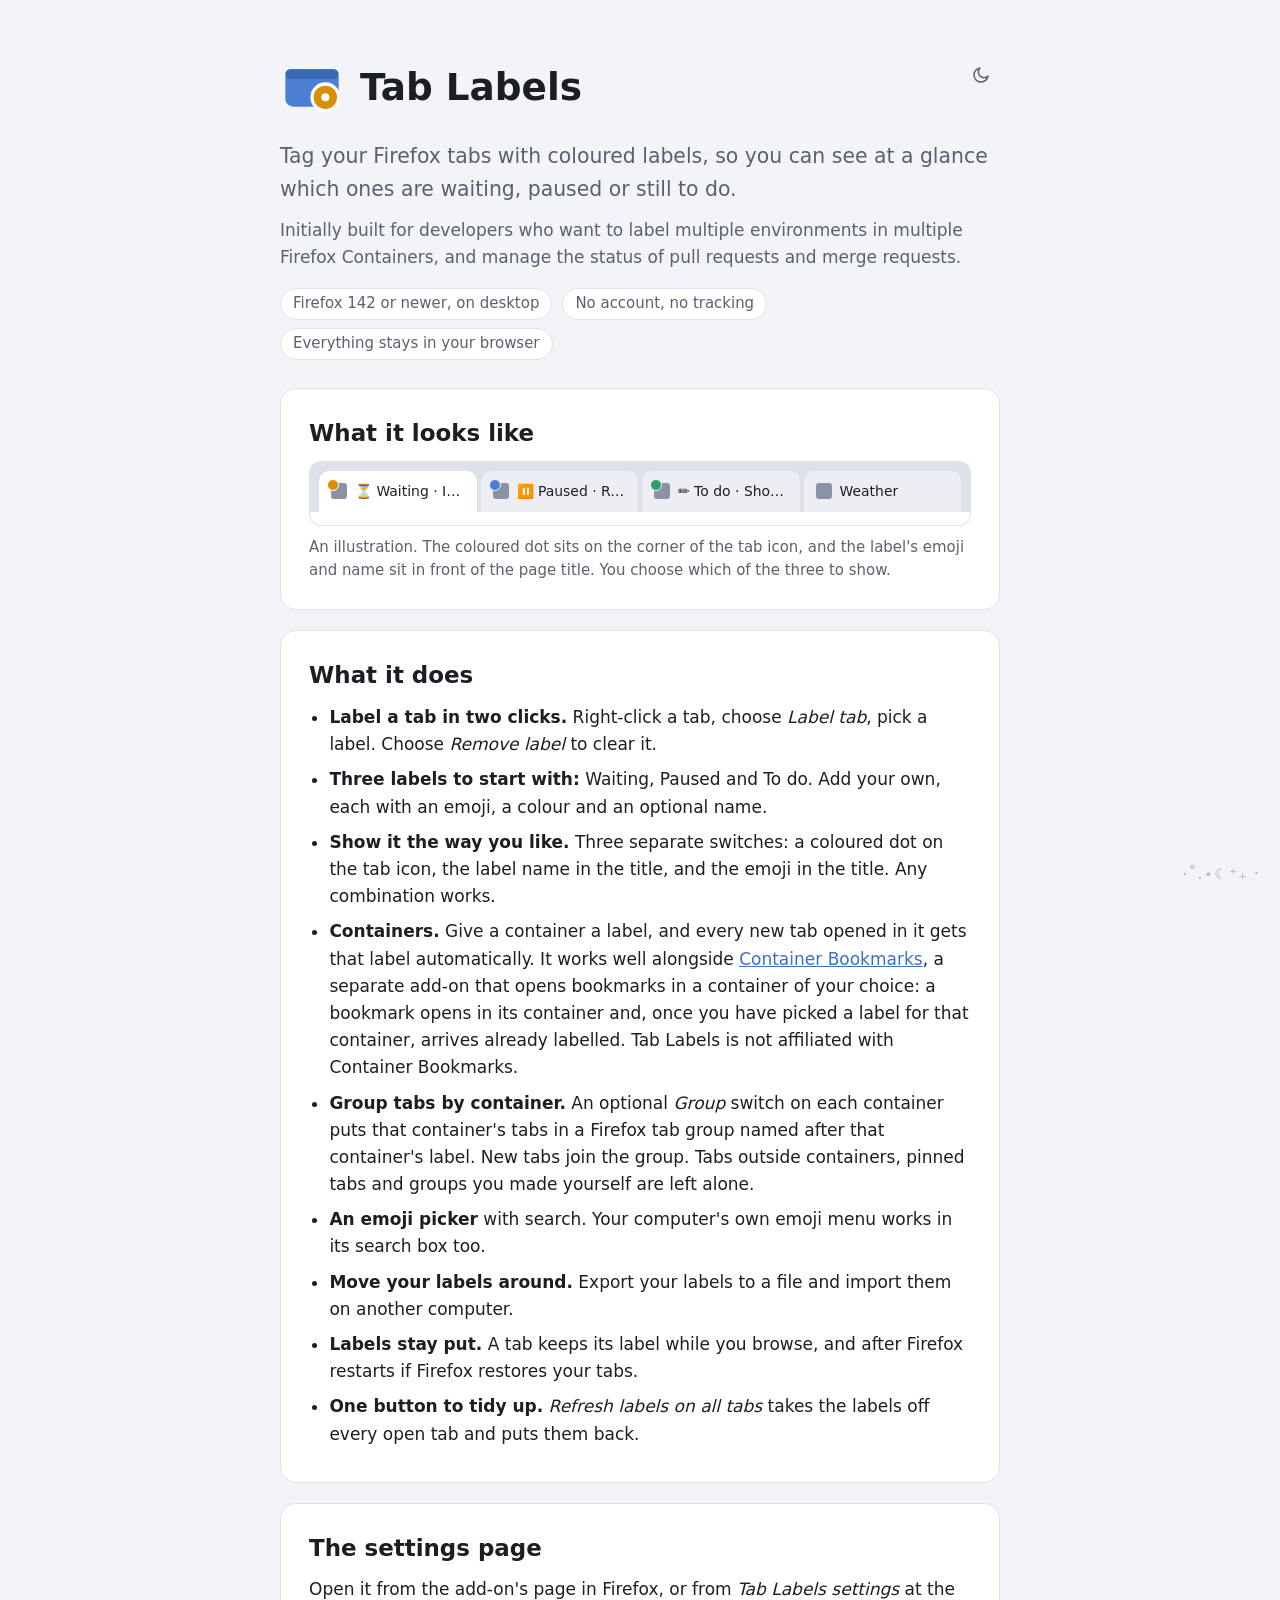
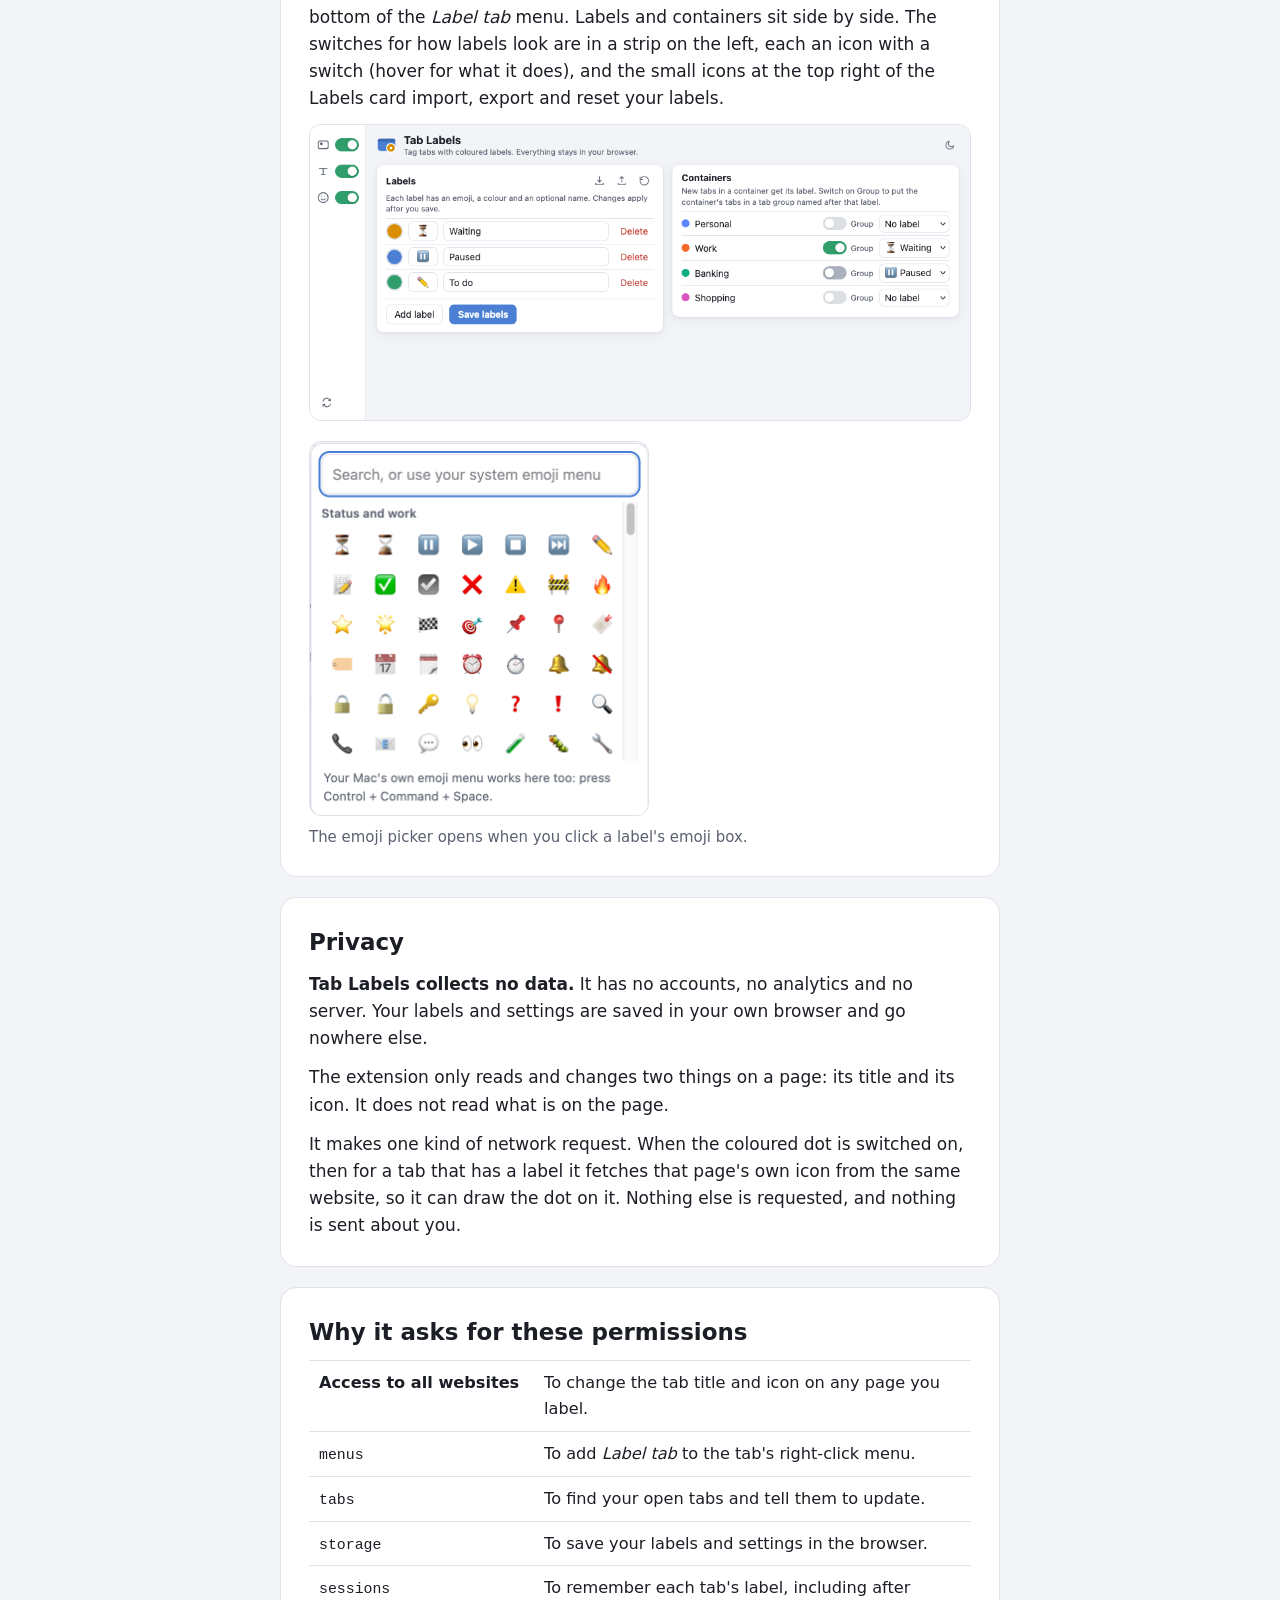
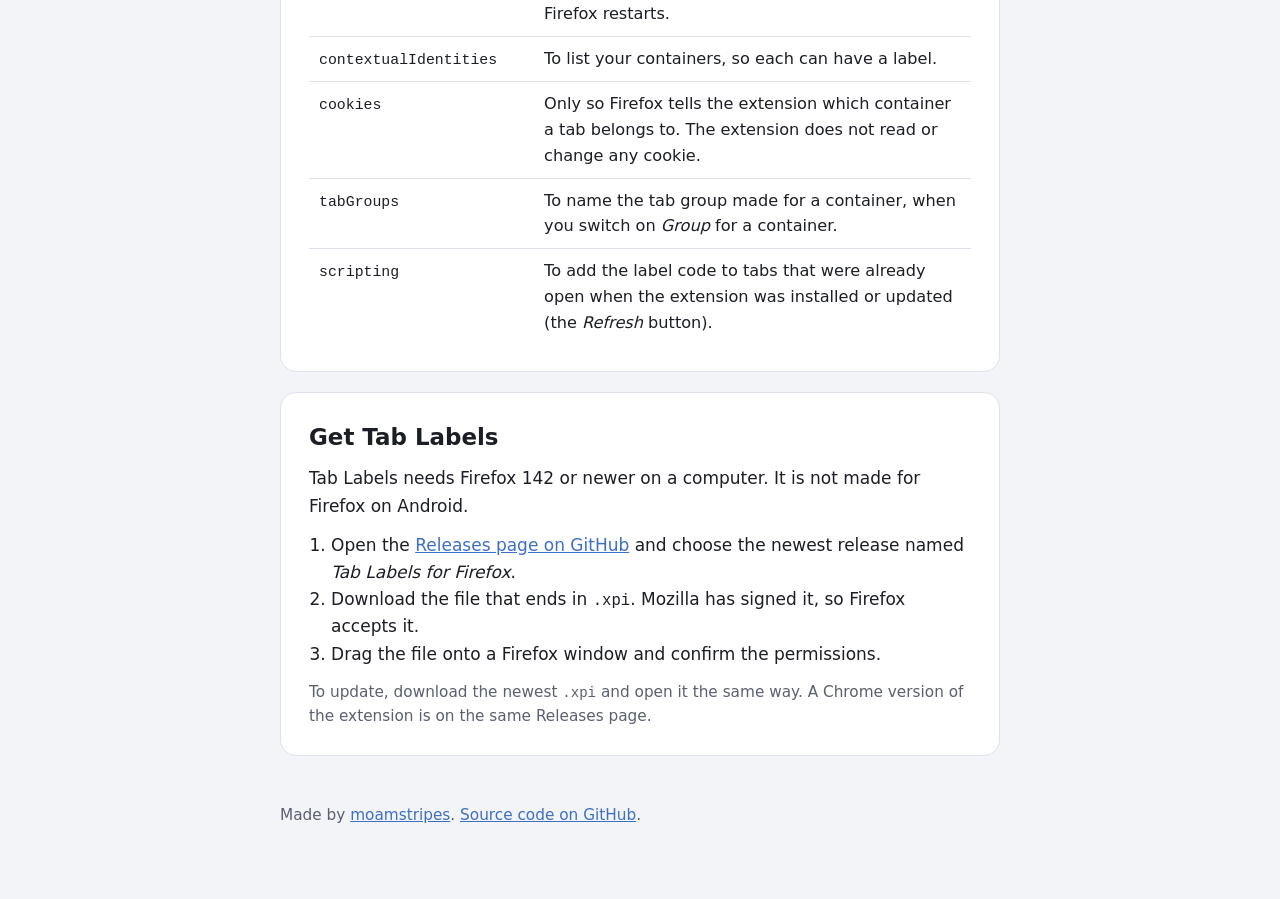
<file: docs/index.html>
<!doctype html>
<html lang="en-GB">
  <head>
    <meta charset="utf-8" />
    <meta name="viewport" content="width=device-width, initial-scale=1" />
    <title>Tab Labels for Firefox</title>
    <meta
      name="description"
      content="Tag Firefox tabs with coloured labels such as Waiting, Paused and To do. Everything stays in your browser."
    />
    <link rel="icon" type="image/svg+xml" href="assets/icon.svg" />
    <style>
      :root {
        color-scheme: light dark;
        --bg: #f3f4f8;
        --card: #ffffff;
        --text: #1c1e26;
        --muted: #5a6070;
        --border: #dfe2ea;
        --accent: #3d6fc4;
        --accent-text: #ffffff;
        --orange: #d98e04;
        --blue: #4a7fd4;
        --green: #2f9e6b;
        --strip: #dde1ea;
        --tab: #ffffff;
        --tab-idle: #eceef4;
        font: 17px/1.6 system-ui, -apple-system, "Segoe UI", sans-serif;
      }

      @media (prefers-color-scheme: dark) {
        :root {
          --bg: #14161b;
          --card: #1f222a;
          --text: #eceef3;
          --muted: #a7adbb;
          --border: #333845;
          --accent: #7aa6f5;
          --accent-text: #10131a;
          --strip: #101217;
          --tab: #2b2f3a;
          --tab-idle: #1a1d24;
        }
      }

      /* The sun/moon button at the top right: ticked means the opposite of what the computer asks for. */
      @media (prefers-color-scheme: light) {
        :root:has(#mode:checked) {
          color-scheme: dark;
          --bg: #14161b;
          --card: #1f222a;
          --text: #eceef3;
          --muted: #a7adbb;
          --border: #333845;
          --accent: #7aa6f5;
          --accent-text: #10131a;
          --strip: #101217;
          --tab: #2b2f3a;
          --tab-idle: #1a1d24;
        }
      }

      @media (prefers-color-scheme: dark) {
        :root:has(#mode:checked) {
          color-scheme: light;
          --bg: #f3f4f8;
          --card: #ffffff;
          --text: #1c1e26;
          --muted: #5a6070;
          --border: #dfe2ea;
          --accent: #3d6fc4;
          --accent-text: #ffffff;
          --strip: #dde1ea;
          --tab: #ffffff;
          --tab-idle: #eceef4;
        }
      }

      * {
        box-sizing: border-box;
      }

      body {
        margin: 0;
        background: var(--bg);
        color: var(--text);
      }

      a {
        color: var(--accent);
      }

      a:focus-visible {
        outline: 2px solid var(--accent);
        outline-offset: 2px;
      }

      .wrap {
        max-width: 760px;
        margin: 0 auto;
        padding: 0 20px;
      }

      header.hero {
        padding: 56px 0 28px;
      }

      .brand {
        display: flex;
        align-items: center;
        gap: 16px;
      }

      .brand img {
        width: 64px;
        height: 64px;
        border-radius: 14px;
      }

      h1 {
        margin: 0;
        font-size: 2.2rem;
        line-height: 1.15;
      }

      .lead {
        margin: 20px 0 0;
        font-size: 1.2rem;
        color: var(--muted);
      }

      .facts {
        margin: 16px 0 0;
        padding: 0;
        list-style: none;
        display: flex;
        flex-wrap: wrap;
        gap: 8px 10px;
      }

      .facts li {
        padding: 3px 12px;
        border: 1px solid var(--border);
        border-radius: 999px;
        background: var(--card);
        font-size: 0.88rem;
        color: var(--muted);
      }

      section {
        margin: 0 0 20px;
        padding: 26px 28px;
        background: var(--card);
        border: 1px solid var(--border);
        border-radius: 16px;
      }

      h2 {
        margin: 0 0 10px;
        font-size: 1.35rem;
      }

      section p {
        margin: 0 0 12px;
      }

      section p:last-child {
        margin-bottom: 0;
      }

      .note {
        color: var(--muted);
        font-size: 0.9rem;
      }

      /* An illustration of a tab strip */
      .strip {
        display: flex;
        gap: 4px;
        align-items: flex-end;
        padding: 10px 10px 0;
        background: var(--strip);
        border-radius: 12px 12px 0 0;
        overflow-x: auto;
      }

      .tab {
        display: flex;
        align-items: center;
        gap: 8px;
        flex: 1 1 0;
        min-width: 90px;
        max-width: 200px;
        padding: 9px 12px;
        background: var(--tab-idle);
        border-radius: 10px 10px 0 0;
        font-size: 0.82rem;
        white-space: nowrap;
      }

      .tab span.title {
        overflow: hidden;
        text-overflow: ellipsis;
      }

      .tab.active {
        background: var(--tab);
      }

      .icon {
        position: relative;
        flex: none;
        width: 16px;
        height: 16px;
        border-radius: 3px;
        background: #8a93a6;
      }

      .icon::after {
        content: "";
        position: absolute;
        top: -4px;
        left: -4px;
        width: 10px;
        height: 10px;
        border: 1.5px solid var(--tab);
        border-radius: 50%;
        background: var(--dot, transparent);
      }

      .tab:not(.active) .icon::after {
        border-color: var(--tab-idle);
      }

      .tab .icon.plain::after {
        display: none;
      }

      .page-bar {
        height: 14px;
        background: var(--tab);
        border-radius: 0 0 12px 12px;
        border: 1px solid var(--border);
        border-top: none;
      }

      figure {
        margin: 0;
      }

      figcaption {
        margin-top: 10px;
        color: var(--muted);
        font-size: 0.88rem;
      }

      ul.points {
        margin: 0;
        padding-left: 1.2em;
      }

      ul.points li {
        margin: 0 0 8px;
      }

      img.shot {
        display: block;
        width: 100%;
        height: auto;
        border: 1px solid var(--border);
        border-radius: 12px;
      }

      .shots {
        display: grid;
        grid-template-columns: 1fr;
        gap: 20px;
      }

      .picker {
        max-width: 340px;
      }

      table {
        width: 100%;
        border-collapse: collapse;
        font-size: 0.95rem;
      }

      th,
      td {
        padding: 9px 10px;
        text-align: left;
        vertical-align: top;
        border-top: 1px solid var(--border);
      }

      th {
        width: 34%;
        font-weight: 600;
      }

      code {
        font: 0.92em ui-monospace, "SF Mono", Menlo, monospace;
      }

      ol {
        margin: 0 0 12px;
        padding-left: 1.3em;
      }

      footer {
        padding: 12px 0 56px;
        color: var(--muted);
        font-size: 0.9rem;
      }


      .origin {
        margin: 12px 0 0;
        color: var(--muted);
      }

      .hero-top {
        display: flex;
        justify-content: space-between;
        align-items: flex-start;
        gap: 16px;
      }

      .page-controls {
        display: flex;
        flex-direction: column;
        align-items: flex-end;
        gap: 8px;
      }

      .vh {
        position: absolute;
        width: 1px;
        height: 1px;
        opacity: 0;
      }

      .mode-toggle {
        display: inline-flex;
        align-items: center;
        justify-content: center;
        width: 38px;
        height: 38px;
        border-radius: 10px;
        color: var(--muted);
        cursor: pointer;
      }

      .mode-toggle:hover {
        color: var(--text);
        background: var(--card);
      }

      .mode-toggle svg {
        width: 20px;
        height: 20px;
        fill: none;
        stroke: currentColor;
        stroke-width: 1.8;
        stroke-linecap: round;
        stroke-linejoin: round;
      }

      /* Shows the mode you would switch to: the moon in light mode, the sun in dark mode. */
      .mode-toggle .icon-sun {
        display: none;
      }

      @media (prefers-color-scheme: dark) {
        .mode-toggle .icon-sun {
          display: inline;
        }

        .mode-toggle .icon-moon {
          display: none;
        }
      }

      @media (prefers-color-scheme: light) {
        :root:has(#mode:checked) .mode-toggle .icon-sun {
          display: inline;
        }

        :root:has(#mode:checked) .mode-toggle .icon-moon {
          display: none;
        }
      }

      @media (prefers-color-scheme: dark) {
        :root:has(#mode:checked) .mode-toggle .icon-sun {
          display: none;
        }

        :root:has(#mode:checked) .mode-toggle .icon-moon {
          display: inline;
        }
      }

      .mode-toggle:has(input:focus-visible) {
        outline: 2px solid var(--accent);
        outline-offset: 2px;
      }

      /* A quiet switch at the bottom right, just a few symbols. It puts assets/space.png behind the page. */
      .space-toggle {
        position: fixed;
        right: 14px;
        bottom: 10px;
        padding: 4px 6px;
        border-radius: 4px;
        color: var(--muted);
        font-size: 0.9rem;
        letter-spacing: 0.08em;
        opacity: 0.45;
        cursor: pointer;
        text-shadow: 0 0 6px var(--bg), 0 0 2px var(--bg);
      }

      .space-toggle:hover,
      .space-toggle:has(input:focus-visible) {
        opacity: 1;
      }

      .space-toggle:has(input:focus-visible) {
        outline: 2px solid var(--accent);
        outline-offset: 2px;
      }

      :root:has(#space:checked) body {
        background: var(--bg) url("assets/space.png") center / cover no-repeat fixed;
      }

      :root:has(#space:checked) header {
        --muted: var(--text);
        text-shadow: 0 0 8px var(--bg), 0 0 3px var(--bg);
      }

      :root:has(#space:checked) .space-toggle {
        opacity: 0.8;
      }

      @supports not selector(:has(*)) {
        .page-controls {
          display: none;
        }
      }

      @media (max-width: 560px) {
        h1 {
          font-size: 1.8rem;
        }

        section {
          padding: 20px 18px;
        }

        th {
          width: 40%;
        }
      }
    </style>
  </head>
  <body>
    <div class="wrap">
      <header class="hero">
        <div class="hero-top">
          <div class="brand">
            <img src="assets/icon.svg" alt="" width="64" height="64" />
            <h1>Tab Labels</h1>
          </div>
          <div class="page-controls">
            <label class="mode-toggle" title="Switch between light and dark mode">
              <input type="checkbox" id="mode" class="vh" />
              <span class="vh">Switch between light and dark mode</span>
              <svg class="icon-moon" viewBox="0 0 24 24" aria-hidden="true"><path d="M20.5 13.2A8.5 8.5 0 1 1 10.8 3.5a6.8 6.8 0 0 0 9.7 9.7z" /></svg>
              <svg class="icon-sun" viewBox="0 0 24 24" aria-hidden="true"><circle cx="12" cy="12" r="4" /><path d="M12 2.5v2.2m0 14.6v2.2M4.9 4.9l1.6 1.6m11 11 1.6 1.6M2.5 12h2.2m14.6 0h2.2M4.9 19.1l1.6-1.6m11-11 1.6-1.6" /></svg>
            </label>
          </div>
        </div>
        <p class="lead">
          Tag your Firefox tabs with coloured labels, so you can see at a glance which ones are waiting, paused or
          still to do.
        </p>
        <p class="origin">
          Initially built for developers who want to label multiple environments in multiple Firefox Containers, and
          manage the status of pull requests and merge requests.
        </p>
        <ul class="facts">
          <li>Firefox 142 or newer, on desktop</li>
          <li>No account, no tracking</li>
          <li>Everything stays in your browser</li>
        </ul>
      </header>

      <main>
        <section aria-labelledby="see">
          <h2 id="see">What it looks like</h2>
          <figure>
            <div class="strip" role="img" aria-label="Four browser tabs. Three have a label in front of the title and a coloured dot on the tab icon.">
              <div class="tab active"><span class="icon" style="--dot: var(--orange)"></span><span class="title">⏳ Waiting · Inbox</span></div>
              <div class="tab"><span class="icon" style="--dot: var(--blue)"></span><span class="title">⏸️ Paused · Report</span></div>
              <div class="tab"><span class="icon" style="--dot: var(--green)"></span><span class="title">✏️ To do · Shopping</span></div>
              <div class="tab"><span class="icon plain"></span><span class="title">Weather</span></div>
            </div>
            <div class="page-bar"></div>
            <figcaption>
              An illustration. The coloured dot sits on the corner of the tab icon, and the label's emoji and name
              sit in front of the page title. You choose which of the three to show.
            </figcaption>
          </figure>
        </section>

        <section aria-labelledby="what">
          <h2 id="what">What it does</h2>
          <ul class="points">
            <li><strong>Label a tab in two clicks.</strong> Right-click a tab, choose <em>Label tab</em>, pick a label. Choose <em>Remove label</em> to clear it.</li>
            <li><strong>Three labels to start with:</strong> Waiting, Paused and To do. Add your own, each with an emoji, a colour and an optional name.</li>
            <li><strong>Show it the way you like.</strong> Three separate switches: a coloured dot on the tab icon, the label name in the title, and the emoji in the title. Any combination works.</li>
            <li><strong>Containers.</strong> Give a container a label, and every new tab opened in it gets that label automatically. It works well alongside <a href="https://addons.mozilla.org/en-US/firefox/addon/container-bookmarks/" rel="noopener">Container Bookmarks</a>, a separate add-on that opens bookmarks in a container of your choice: a bookmark opens in its container and, once you have picked a label for that container, arrives already labelled. Tab Labels is not affiliated with Container Bookmarks.</li>
            <li><strong>Group tabs by container.</strong> An optional <em>Group</em> switch on each container puts that container's tabs in a Firefox tab group named after that container's label. New tabs join the group. Tabs outside containers, pinned tabs and groups you made yourself are left alone.</li>
            <li><strong>An emoji picker</strong> with search. Your computer's own emoji menu works in its search box too.</li>
            <li><strong>Move your labels around.</strong> Export your labels to a file and import them on another computer.</li>
            <li><strong>Labels stay put.</strong> A tab keeps its label while you browse, and after Firefox restarts if Firefox restores your tabs.</li>
            <li><strong>One button to tidy up.</strong> <em>Refresh labels on all tabs</em> takes the labels off every open tab and puts them back.</li>
          </ul>
        </section>

        <section aria-labelledby="settings">
          <h2 id="settings">The settings page</h2>
          <p>Open it from the add-on's page in Firefox, or from <em>Tab Labels settings</em> at the bottom of the <em>Label tab</em> menu. Labels and containers sit side by side. The switches for how labels look are in a strip on the left, each an icon with a switch (hover for what it does), and the small icons at the top right of the Labels card import, export and reset your labels.</p>
          <div class="shots">
            <picture>
              <source srcset="assets/settings-dark.png" media="(prefers-color-scheme: dark)" />
              <img class="shot" src="assets/settings-light.png" alt="The settings page: the list of labels with their emoji, name and colour, and a list of containers, with a strip of switches on the left for the dot, the title label and the emoji." width="1000" height="447" />
            </picture>
            <figure>
              <img class="shot picker" src="assets/emoji-picker.png" alt="The emoji picker: a search box and a grid of emoji in sections." width="340" height="375" />
              <figcaption>The emoji picker opens when you click a label's emoji box.</figcaption>
            </figure>
          </div>
        </section>

        <section id="privacy" aria-labelledby="privacy-h">
          <h2 id="privacy-h">Privacy</h2>
          <p><strong>Tab Labels collects no data.</strong> It has no accounts, no analytics and no server. Your labels and settings are saved in your own browser and go nowhere else.</p>
          <p>The extension only reads and changes two things on a page: its title and its icon. It does not read what is on the page.</p>
          <p>It makes one kind of network request. When the coloured dot is switched on, then for a tab that has a label it fetches that page's own icon from the same website, so it can draw the dot on it. Nothing else is requested, and nothing is sent about you.</p>
        </section>

        <section aria-labelledby="perm">
          <h2 id="perm">Why it asks for these permissions</h2>
          <table>
            <tbody>
              <tr><th scope="row">Access to all websites</th><td>To change the tab title and icon on any page you label.</td></tr>
              <tr><th scope="row"><code>menus</code></th><td>To add <em>Label tab</em> to the tab's right-click menu.</td></tr>
              <tr><th scope="row"><code>tabs</code></th><td>To find your open tabs and tell them to update.</td></tr>
              <tr><th scope="row"><code>storage</code></th><td>To save your labels and settings in the browser.</td></tr>
              <tr><th scope="row"><code>sessions</code></th><td>To remember each tab's label, including after Firefox restarts.</td></tr>
              <tr><th scope="row"><code>contextualIdentities</code></th><td>To list your containers, so each can have a label.</td></tr>
              <tr><th scope="row"><code>cookies</code></th><td>Only so Firefox tells the extension which container a tab belongs to. The extension does not read or change any cookie.</td></tr>
              <tr><th scope="row"><code>tabGroups</code></th><td>To name the tab group made for a container, when you switch on <em>Group</em> for a container.</td></tr>
              <tr><th scope="row"><code>scripting</code></th><td>To add the label code to tabs that were already open when the extension was installed or updated (the <em>Refresh</em> button).</td></tr>
            </tbody>
          </table>
        </section>

        <section id="get" aria-labelledby="get-h">
          <h2 id="get-h">Get Tab Labels</h2>
          <p>Tab Labels needs Firefox 142 or newer on a computer. It is not made for Firefox on Android.</p>
          <ol>
            <li>Open the <a href="https://github.com/moamstripes/tab-labels/releases?q=firefox">Releases page on GitHub</a> and choose the newest release named <em>Tab Labels for Firefox</em>.</li>
            <li>Download the file that ends in <code>.xpi</code>. Mozilla has signed it, so Firefox accepts it.</li>
            <li>Drag the file onto a Firefox window and confirm the permissions.</li>
          </ol>
          <p class="note">To update, download the newest <code>.xpi</code> and open it the same way. A Chrome version of the extension is on the same Releases page.</p>
        </section>
      </main>

      <footer>
        <p>Made by <a href="https://github.com/moamstripes">moamstripes</a>. <a href="https://github.com/moamstripes/tab-labels">Source code on GitHub</a>.</p>
      </footer>
      <label class="space-toggle">
        <input type="checkbox" id="space" class="vh" />
        <span class="vh">Space background</span>
        <span aria-hidden="true">⋅˚.⋆☾⁺₊ ‧</span>
      </label>
    </div>
  </body>
</html>
</file>
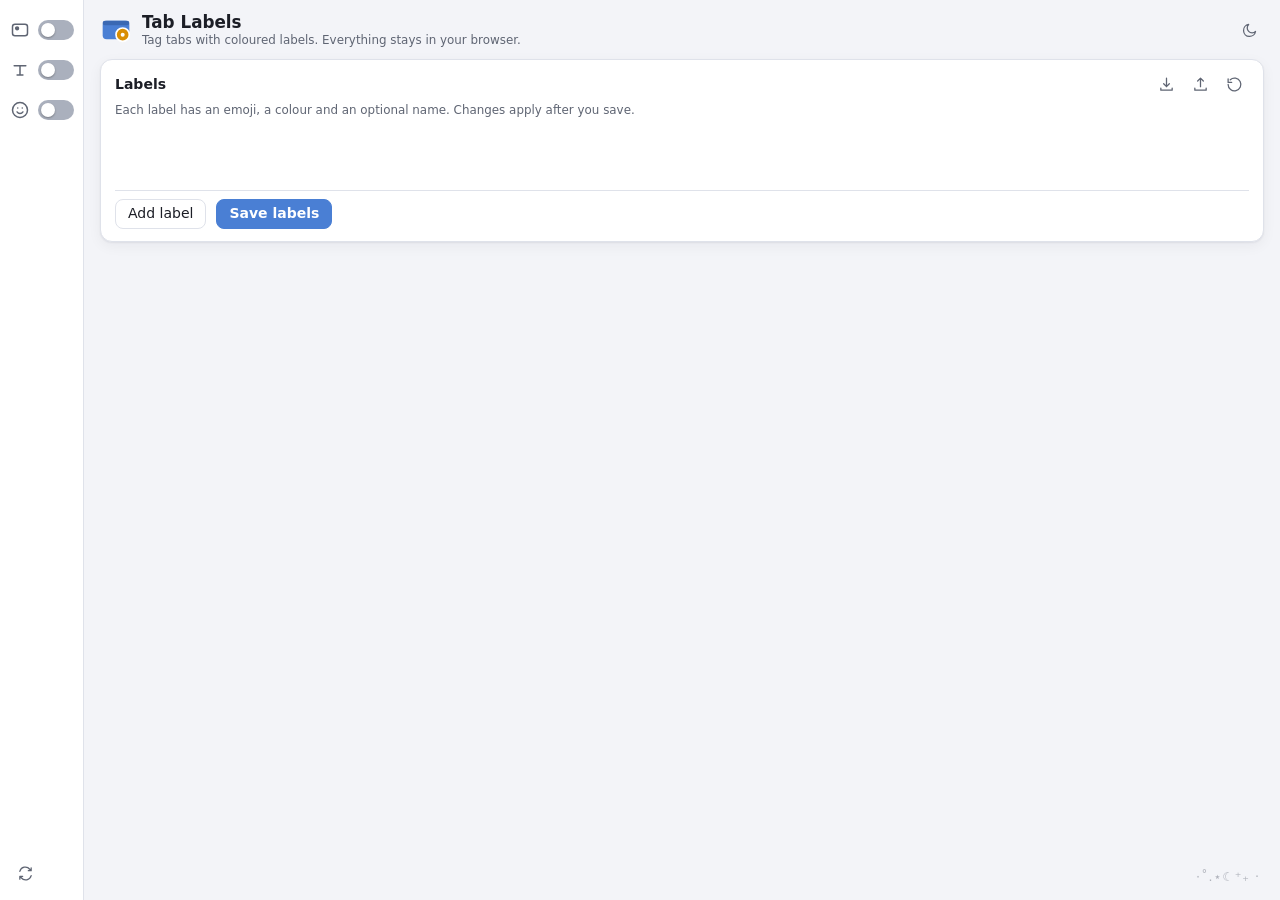
<file: chrome/options/options.html>
<!doctype html>
<html lang="en-GB">
  <head>
    <meta charset="utf-8" />
    <meta name="viewport" content="width=device-width, initial-scale=1" />
    <title>Tab Labels settings</title>
    <link rel="stylesheet" href="options.css" />
    <link rel="icon" type="image/svg+xml" href="../icons/label.svg" />
  </head>
  <body>
    <div class="app">
      <aside class="rail" aria-label="Display options">
        <label class="rail-toggle" data-tip="Favicon bubble: a coloured dot in the top-left corner of the tab icon.">
          <svg class="rail-icon" viewBox="0 0 24 24" aria-hidden="true"><rect x="3" y="5" width="18" height="14" rx="3" /><circle cx="8.5" cy="10" r="1.7" fill="currentColor" /></svg>
          <input type="checkbox" class="switch" data-key="showFavicon" aria-label="Favicon bubble: a coloured dot in the top-left corner of the tab icon." />
        </label>
        <label class="rail-toggle" data-tip="Title label: the label name in front of the page title.">
          <svg class="rail-icon" viewBox="0 0 24 24" aria-hidden="true"><path d="M5 7h14M12 7v11M8.5 18h7" /></svg>
          <input type="checkbox" class="switch" data-key="showTitle" aria-label="Title label: the label name in front of the page title." />
        </label>
        <label class="rail-toggle" data-tip="Emoji: the label emoji in front of the page title. Works on its own or with the title label.">
          <svg class="rail-icon" viewBox="0 0 24 24" aria-hidden="true"><circle cx="12" cy="12" r="9" /><path d="M8.5 14.3a4.2 4.2 0 0 0 7 0M9.3 9.7h.01M14.7 9.7h.01" /></svg>
          <input type="checkbox" class="switch" data-key="showEmoji" aria-label="Emoji: the label emoji in front of the page title. Works on its own or with the title label." />
        </label>
        <button id="refresh-tabs" type="button" class="btn icon-btn rail-refresh" data-tip="Refresh labels on all tabs: takes the labels off every open tab and puts them back. Use it if a tab shows a label twice or a wrong one, or if tabs that were open when the extension was installed or updated show nothing." aria-label="Refresh labels on all tabs: takes the labels off every open tab and puts them back. Use it if a tab shows a label twice or a wrong one, or if tabs that were open when the extension was installed or updated show nothing.">
          <svg viewBox="0 0 24 24" aria-hidden="true"><path d="M4 9a8 8 0 0 1 14-3l2 2M20 4v4h-4M20 15a8 8 0 0 1-14 3l-2-2M4 20v-4h4" /></svg>
        </button>
      </aside>
      <main>
        <header class="page-header">
          <img src="../icons/icon.svg" alt="" width="44" height="44" />
          <div>
            <h1>Tab Labels</h1>
            <p>Tag tabs with coloured labels. Everything stays in your browser.</p>
          </div>
          <div class="page-controls">
            <button id="mode-button" type="button" class="btn icon-btn mode-button" data-mode="light" title="Switch to dark mode" aria-label="Switch to dark mode">
              <svg class="icon-moon" viewBox="0 0 24 24" aria-hidden="true"><path d="M20.5 13.2A8.5 8.5 0 1 1 10.8 3.5a6.8 6.8 0 0 0 9.7 9.7z" /></svg>
              <svg class="icon-sun" viewBox="0 0 24 24" aria-hidden="true"><circle cx="12" cy="12" r="4" /><path d="M12 2.5v2.2m0 14.6v2.2M4.9 4.9l1.6 1.6m11 11 1.6 1.6M2.5 12h2.2m14.6 0h2.2M4.9 19.1l1.6-1.6m11-11 1.6-1.6" /></svg>
            </button>
          </div>
        </header>

        <div class="panels">
          <section class="card">
            <div class="card-head">
              <h2>Labels</h2>
              <div class="card-tools">
                <button id="import" type="button" class="btn icon-btn" title="Import labels from a file" aria-label="Import labels from a file">
                  <svg viewBox="0 0 24 24" aria-hidden="true"><path d="M12 3v12m0 0-4-4m4 4 4-4M4 17v3h16v-3" /></svg>
                </button>
                <button id="export" type="button" class="btn icon-btn" title="Export labels to a file" aria-label="Export labels to a file">
                  <svg viewBox="0 0 24 24" aria-hidden="true"><path d="M12 15V3m0 0L8 7m4-4 4 4M4 17v3h16v-3" /></svg>
                </button>
                <button id="reset" type="button" class="btn icon-btn" title="Reset labels to the defaults" aria-label="Reset labels to the defaults">
                  <svg viewBox="0 0 24 24" aria-hidden="true"><path d="M3 12a9 9 0 1 0 3-6.7M3 4v5h5" /></svg>
                </button>
                <input id="import-file" type="file" accept=".json,application/json" hidden />
              </div>
            </div>
            <p class="hint">Each label has an emoji, a colour and an optional name. Changes apply after you save.</p>
            <ul id="rows" class="list"></ul>
            <p id="rows-empty" class="hint" hidden>No labels yet. Add one, or import a file.</p>
            <div class="actions">
              <button id="add" type="button" class="btn">Add label</button>
              <button id="save" type="button" class="btn primary">Save labels</button>
            </div>
          </section>
        </div>
      </main>
    </div>
    <button id="space-toggle" type="button" class="space-toggle" aria-pressed="false" aria-label="Space background"><span aria-hidden="true">⋅˚.⋆☾⁺₊ ‧</span></button>
    <div id="status" role="status" aria-live="polite"></div>
    <script src="../lib/labels.js"></script>
    <script src="../lib/emoji.js"></script>
    <script src="emoji-picker.js"></script>
    <script src="options.js"></script>
  </body>
</html>
</file>
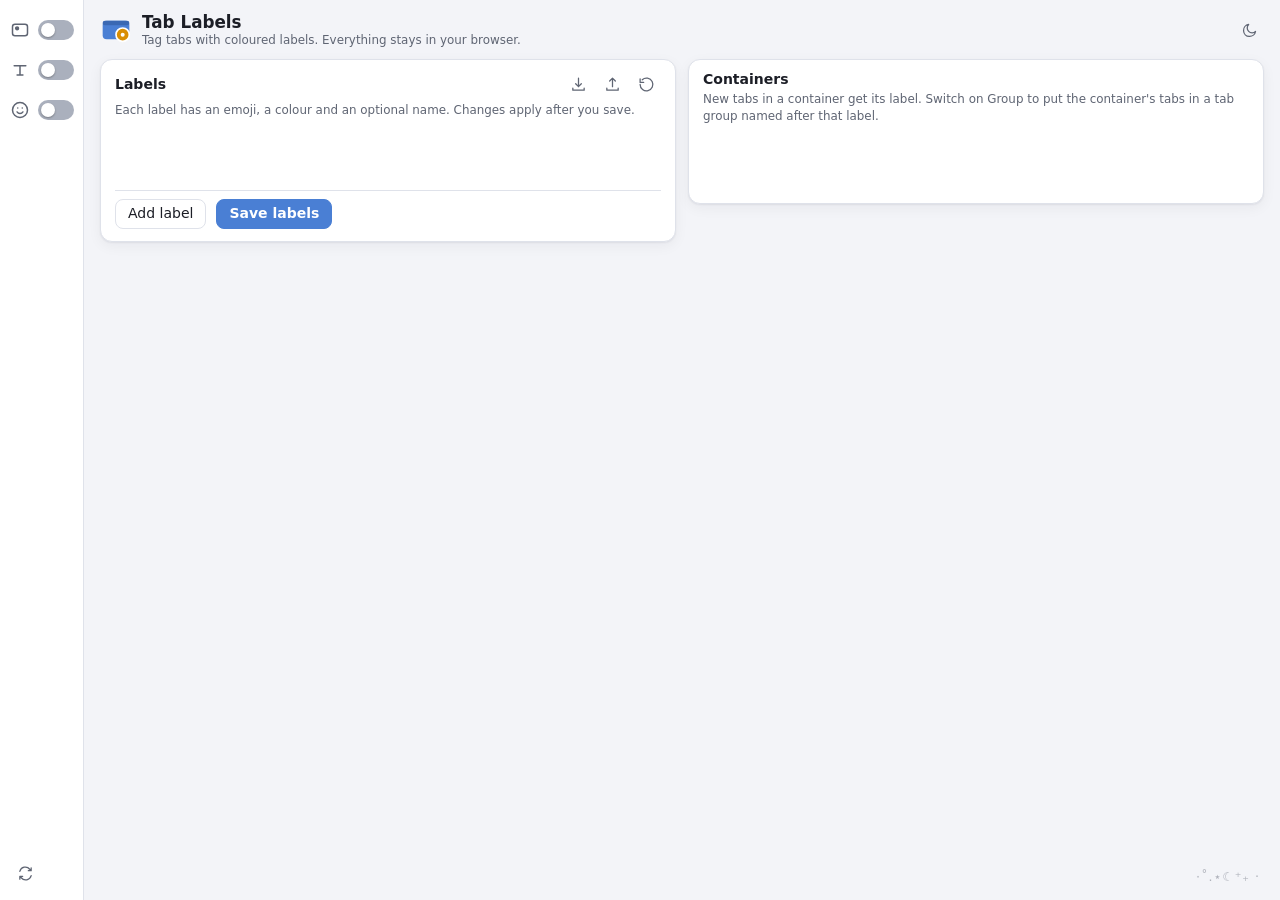
<file: firefox/options/options.html>
<!doctype html>
<html lang="en-GB">
  <head>
    <meta charset="utf-8" />
    <meta name="viewport" content="width=device-width, initial-scale=1" />
    <title>Tab Labels settings</title>
    <link rel="stylesheet" href="options.css" />
    <link rel="icon" type="image/svg+xml" href="../icons/label.svg" />
  </head>
  <body>
    <div class="app">
      <aside class="rail" aria-label="Display options">
        <label class="rail-toggle" data-tip="Favicon bubble: a coloured dot in the top-left corner of the tab icon.">
          <svg class="rail-icon" viewBox="0 0 24 24" aria-hidden="true"><rect x="3" y="5" width="18" height="14" rx="3" /><circle cx="8.5" cy="10" r="1.7" fill="currentColor" /></svg>
          <input type="checkbox" class="switch" data-key="showFavicon" aria-label="Favicon bubble: a coloured dot in the top-left corner of the tab icon." />
        </label>
        <label class="rail-toggle" data-tip="Title label: the label name in front of the page title.">
          <svg class="rail-icon" viewBox="0 0 24 24" aria-hidden="true"><path d="M5 7h14M12 7v11M8.5 18h7" /></svg>
          <input type="checkbox" class="switch" data-key="showTitle" aria-label="Title label: the label name in front of the page title." />
        </label>
        <label class="rail-toggle" data-tip="Emoji: the label emoji in front of the page title. Works on its own or with the title label.">
          <svg class="rail-icon" viewBox="0 0 24 24" aria-hidden="true"><circle cx="12" cy="12" r="9" /><path d="M8.5 14.3a4.2 4.2 0 0 0 7 0M9.3 9.7h.01M14.7 9.7h.01" /></svg>
          <input type="checkbox" class="switch" data-key="showEmoji" aria-label="Emoji: the label emoji in front of the page title. Works on its own or with the title label." />
        </label>
        <button id="refresh-tabs" type="button" class="btn icon-btn rail-refresh" data-tip="Refresh labels on all tabs: takes the labels off every open tab and puts them back. Use it if a tab shows a label twice or a wrong one, or if tabs that were open when the extension was installed or updated show nothing." aria-label="Refresh labels on all tabs: takes the labels off every open tab and puts them back. Use it if a tab shows a label twice or a wrong one, or if tabs that were open when the extension was installed or updated show nothing.">
          <svg viewBox="0 0 24 24" aria-hidden="true"><path d="M4 9a8 8 0 0 1 14-3l2 2M20 4v4h-4M20 15a8 8 0 0 1-14 3l-2-2M4 20v-4h4" /></svg>
        </button>
      </aside>
      <main>
        <header class="page-header">
          <img src="../icons/icon.svg" alt="" width="44" height="44" />
          <div>
            <h1>Tab Labels</h1>
            <p>Tag tabs with coloured labels. Everything stays in your browser.</p>
          </div>
          <div class="page-controls">
            <button id="mode-button" type="button" class="btn icon-btn mode-button" data-mode="light" title="Switch to dark mode" aria-label="Switch to dark mode">
              <svg class="icon-moon" viewBox="0 0 24 24" aria-hidden="true"><path d="M20.5 13.2A8.5 8.5 0 1 1 10.8 3.5a6.8 6.8 0 0 0 9.7 9.7z" /></svg>
              <svg class="icon-sun" viewBox="0 0 24 24" aria-hidden="true"><circle cx="12" cy="12" r="4" /><path d="M12 2.5v2.2m0 14.6v2.2M4.9 4.9l1.6 1.6m11 11 1.6 1.6M2.5 12h2.2m14.6 0h2.2M4.9 19.1l1.6-1.6m11-11 1.6-1.6" /></svg>
            </button>
          </div>
        </header>

        <div class="panels">
          <section class="card">
            <div class="card-head">
              <h2>Labels</h2>
              <div class="card-tools">
                <button id="import" type="button" class="btn icon-btn" title="Import labels from a file" aria-label="Import labels from a file">
                  <svg viewBox="0 0 24 24" aria-hidden="true"><path d="M12 3v12m0 0-4-4m4 4 4-4M4 17v3h16v-3" /></svg>
                </button>
                <button id="export" type="button" class="btn icon-btn" title="Export labels to a file" aria-label="Export labels to a file">
                  <svg viewBox="0 0 24 24" aria-hidden="true"><path d="M12 15V3m0 0L8 7m4-4 4 4M4 17v3h16v-3" /></svg>
                </button>
                <button id="reset" type="button" class="btn icon-btn" title="Reset labels to the defaults" aria-label="Reset labels to the defaults">
                  <svg viewBox="0 0 24 24" aria-hidden="true"><path d="M3 12a9 9 0 1 0 3-6.7M3 4v5h5" /></svg>
                </button>
                <input id="import-file" type="file" accept=".json,application/json" hidden />
              </div>
            </div>
            <p class="hint">Each label has an emoji, a colour and an optional name. Changes apply after you save.</p>
            <ul id="rows" class="list"></ul>
            <p id="rows-empty" class="hint" hidden>No labels yet. Add one, or import a file.</p>
            <div class="actions">
              <button id="add" type="button" class="btn">Add label</button>
              <button id="save" type="button" class="btn primary">Save labels</button>
            </div>
          </section>

          <section class="card">
            <h2>Containers</h2>
            <p class="hint">New tabs in a container get its label. Switch on Group to put the container's tabs in a tab group named after that label.</p>
            <ul id="containers" class="list"></ul>
            <p id="containers-note" class="hint"></p>
          </section>
        </div>
      </main>
    </div>
    <button id="space-toggle" type="button" class="space-toggle" aria-pressed="false" aria-label="Space background"><span aria-hidden="true">⋅˚.⋆☾⁺₊ ‧</span></button>
    <div id="status" role="status" aria-live="polite"></div>
    <script src="../lib/labels.js"></script>
    <script src="../lib/emoji.js"></script>
    <script src="emoji-picker.js"></script>
    <script src="options.js"></script>
  </body>
</html>
</file>
<file: chrome/options/options.css>
:root {
  color-scheme: light dark;
  --bg: #f3f4f8;
  --card: #ffffff;
  --text: #1c1e26;
  --muted: #5f6573;
  --border: #dfe2ea;
  --field: #ffffff;
  --accent: #4a7fd4;
  --accent-text: #ffffff;
  --on: #2f9e6b;
  --off: #aab0bd;
  --danger: #c0392b;
  --shadow: 0 1px 2px rgba(20, 24, 40, 0.06), 0 4px 14px rgba(20, 24, 40, 0.05);
  font: 14px/1.4 system-ui, -apple-system, "Segoe UI", sans-serif;
}

/* Dark colours: used when the system is dark (unless light was chosen on this page),
   and when dark was chosen on this page. */
@media (prefers-color-scheme: dark) {
  :root:not([data-theme="light"]) {
    --bg: #14161b;
    --card: #1f222a;
    --text: #eceef3;
    --muted: #a2a8b6;
    --border: #333845;
    --field: #171a20;
    --accent: #6c9cf0;
    --accent-text: #10131a;
    --off: #4a4f5e;
    --danger: #ff7a6b;
    --shadow: none;
  }
}

:root[data-theme="dark"] {
  color-scheme: dark;
  --bg: #14161b;
  --card: #1f222a;
  --text: #eceef3;
  --muted: #a2a8b6;
  --border: #333845;
  --field: #171a20;
  --accent: #6c9cf0;
  --accent-text: #10131a;
  --off: #4a4f5e;
  --danger: #ff7a6b;
  --shadow: none;
}

:root[data-theme="light"] {
  color-scheme: light;
}

* {
  box-sizing: border-box;
}

body {
  margin: 0;
  background: var(--bg);
  color: var(--text);
}

/* The page: a narrow rail of switches attached to the left edge, and the main column beside it. */

.app {
  display: flex;
  min-height: 100vh;
}

main {
  flex: 1;
  min-width: 0;
  padding: 12px 16px 24px;
}

.page-header {
  display: flex;
  align-items: center;
  gap: 10px;
  margin-bottom: 10px;
}

.page-header img {
  width: 32px;
  height: 32px;
  border-radius: 8px;
}

.page-header h1 {
  margin: 0;
  font-size: 1.2rem;
  line-height: 1.2;
}

.page-header p {
  margin: 0;
  color: var(--muted);
  font-size: 0.85rem;
}

.card {
  background: var(--card);
  border: 1px solid var(--border);
  border-radius: 12px;
  box-shadow: var(--shadow);
  padding: 10px 14px 12px;
  margin: 0;
}

.card h2 {
  margin: 0 0 2px;
  font-size: 1rem;
}

.hint {
  margin: 0 0 6px;
  color: var(--muted);
  font-size: 0.85rem;
}

.hint:empty {
  display: none;
}

/* Switches */

.switch {
  appearance: none;
  flex: none;
  position: relative;
  width: 36px;
  height: 20px;
  margin: 0;
  border-radius: 10px;
  background: var(--off);
  cursor: pointer;
  transition: background 0.15s;
}

.switch::after {
  content: "";
  position: absolute;
  top: 3px;
  left: 3px;
  width: 14px;
  height: 14px;
  border-radius: 50%;
  background: #ffffff;
  box-shadow: 0 1px 2px rgba(0, 0, 0, 0.3);
  transition: transform 0.15s;
}

.switch:checked {
  background: var(--on);
}

.switch:checked::after {
  transform: translateX(16px);
}

.switch:focus-visible,
.btn:focus-visible,
.list input:focus-visible,
.list select:focus-visible {
  outline: 2px solid var(--accent);
  outline-offset: 2px;
}

/* Label list */

.list {
  list-style: none;
  margin: 0;
  padding: 0;
  /* A long list scrolls inside its card, so the page itself stays on one screen. */
  max-height: calc(100vh - 225px);
  min-height: 60px;
  overflow-y: auto;
}

.list li {
  display: flex;
  align-items: center;
  gap: 8px;
  padding: 4px 0;
  border-top: 1px solid var(--border);
}

.list input[type="text"],
.list select {
  padding: 4px 8px;
  border: 1px solid var(--border);
  border-radius: 8px;
  background: var(--field);
  color: inherit;
  font: inherit;
}

.emoji {
  width: 3.2em;
  text-align: center;
  font-size: 1.05rem;
}

.name {
  flex: 1;
  min-width: 0;
}

.swatch {
  flex: none;
  width: 26px;
  height: 26px;
  padding: 0;
  border: 2px solid var(--border);
  border-radius: 50%;
  background: none;
  cursor: pointer;
  overflow: hidden;
}

.swatch::-moz-color-swatch,
.swatch::-webkit-color-swatch {
  border: none;
  border-radius: 50%;
}

.swatch::-webkit-color-swatch-wrapper {
  padding: 0;
}

/* Buttons */

.btn {
  padding: 4px 12px;
  border: 1px solid var(--border);
  border-radius: 8px;
  background: var(--field);
  color: inherit;
  font: inherit;
  cursor: pointer;
}

.btn:hover {
  border-color: var(--accent);
}

.btn.primary {
  background: var(--accent);
  border-color: var(--accent);
  color: var(--accent-text);
  font-weight: 600;
}

.btn.primary:hover {
  filter: brightness(1.08);
}

.btn.ghost {
  background: none;
  color: var(--muted);
}

.btn.ghost:hover {
  color: var(--text);
}

.btn.danger {
  background: none;
  border-color: transparent;
  color: var(--danger);
  padding: 3px 8px;
}

.btn.danger:hover {
  border-color: var(--danger);
}

.actions {
  display: flex;
  gap: 10px;
  flex-wrap: wrap;
  margin-top: 6px;
  padding-top: 8px;
  border-top: 1px solid var(--border);
}

/* Status toast */

#status {
  position: fixed;
  left: 50%;
  bottom: 20px;
  transform: translateX(-50%);
  max-width: calc(100% - 32px);
  padding: 10px 16px;
  border-radius: 10px;
  background: var(--text);
  color: var(--bg);
  box-shadow: 0 4px 18px rgba(0, 0, 0, 0.25);
}

#status:empty {
  display: none;
}

#status.error {
  background: var(--danger);
  color: #ffffff;
}

@media (max-width: 520px) {
  .list li {
    flex-wrap: wrap;
  }
}

@media (prefers-reduced-motion: reduce) {
  .switch,
  .switch::after {
    transition: none;
  }
}

/* Emoji picker */

#emoji-picker {
  position: absolute;
  z-index: 10;
  width: 340px;
  max-width: calc(100vw - 16px);
  padding: 10px;
  background: var(--card);
  color: var(--text);
  border: 1px solid var(--border);
  border-radius: 12px;
  box-shadow: 0 8px 28px rgba(0, 0, 0, 0.22);
}

#emoji-picker[hidden] {
  display: none;
}

#emoji-picker:focus {
  outline: none;
}

#emoji-picker input[type="search"] {
  width: 100%;
  padding: 8px 10px;
  border: 1px solid var(--border);
  border-radius: 8px;
  background: var(--field);
  color: inherit;
  font: inherit;
}

#emoji-picker input[type="search"]:focus-visible {
  outline: 2px solid var(--accent);
  outline-offset: 1px;
}

.emoji-results {
  max-height: 260px;
  overflow-y: auto;
  margin-top: 8px;
}

.emoji-results h3 {
  margin: 10px 0 4px;
  font-size: 0.8rem;
  font-weight: 600;
  color: var(--muted);
}

.emoji-results h3:first-child {
  margin-top: 2px;
}

.emoji-grid {
  display: grid;
  grid-template-columns: repeat(auto-fill, minmax(38px, 1fr));
  gap: 2px;
}

.emoji-option {
  height: 38px;
  padding: 0;
  border: none;
  border-radius: 8px;
  background: none;
  font-size: 1.35rem;
  line-height: 1;
  cursor: pointer;
}

.emoji-option:hover,
.emoji-option:focus-visible {
  background: var(--bg);
  outline: 2px solid var(--accent);
  outline-offset: -2px;
}

.emoji-empty,
.emoji-hint {
  margin: 8px 2px 0;
  color: var(--muted);
  font-size: 0.82rem;
}

/* The rail: display switches (an icon next to a switch) and Refresh, attached to the left edge */

.rail {
  position: sticky;
  top: 0;
  flex: none;
  align-self: flex-start;
  width: 84px;
  height: 100vh;
  display: flex;
  flex-direction: column;
  gap: 4px;
  padding: 12px 10px;
  background: var(--card);
  border-right: 1px solid var(--border);
}

.rail-toggle {
  display: flex;
  align-items: center;
  gap: 8px;
  padding: 8px 0;
  cursor: pointer;
}

.rail-icon,
.rail-refresh svg {
  flex: none;
  width: 20px;
  height: 20px;
  fill: none;
  stroke: currentColor;
  stroke-width: 1.8;
  stroke-linecap: round;
  stroke-linejoin: round;
  color: var(--muted);
}

.rail-refresh {
  margin-top: auto;
  align-self: flex-start;
  width: 36px;
  height: 36px;
}

/* Hover (or keyboard focus) explains what a switch or button does */

[data-tip] {
  position: relative;
}

[data-tip]::after {
  content: attr(data-tip);
  position: absolute;
  left: calc(100% + 10px);
  top: 50%;
  transform: translateY(-50%);
  z-index: 30;
  width: max-content;
  max-width: 260px;
  padding: 6px 10px;
  border-radius: 8px;
  background: var(--text);
  color: var(--bg);
  font-size: 0.82rem;
  font-weight: 400;
  line-height: 1.35;
  box-shadow: 0 4px 14px rgba(0, 0, 0, 0.25);
  opacity: 0;
  visibility: hidden;
  pointer-events: none;
  transition: opacity 0.12s;
}

[data-tip]:hover::after,
[data-tip]:focus-within::after {
  opacity: 1;
  visibility: visible;
  transition-delay: 0.2s;
}

.rail-refresh[data-tip]::after {
  top: auto;
  bottom: 0;
  transform: none;
}

/* Labels and Containers side by side, each a compact card */

.panels {
  display: grid;
  grid-auto-flow: column;
  grid-auto-columns: minmax(0, 1fr);
  gap: 12px;
  align-items: start;
}

@media (max-width: 820px) {
  .app {
    flex-direction: column;
  }

  .rail {
    position: static;
    align-self: stretch;
    width: auto;
    height: auto;
    flex-direction: row;
    align-items: center;
    gap: 16px;
    padding: 6px 12px;
    border-right: none;
    border-bottom: 1px solid var(--border);
  }

  .rail-refresh {
    margin: 0 0 0 auto;
  }

  [data-tip]::after {
    left: 0;
    top: calc(100% + 6px);
    transform: none;
  }

  .rail-refresh[data-tip]::after {
    left: auto;
    right: 0;
    bottom: auto;
  }

  .panels {
    grid-auto-flow: row;
    grid-auto-columns: auto;
    grid-template-columns: minmax(0, 1fr);
  }

  .list {
    max-height: none;
  }
}

/* Labels card header with small icon buttons at the top right */

.card-head {
  display: flex;
  align-items: center;
  justify-content: space-between;
  gap: 12px;
  margin-bottom: 2px;
}

.card-head h2 {
  margin: 0;
}

.card-tools {
  display: flex;
  gap: 4px;
}

.icon-btn {
  display: inline-flex;
  align-items: center;
  justify-content: center;
  width: 30px;
  height: 30px;
  padding: 0;
  border-color: transparent;
  background: none;
  color: var(--muted);
}

.icon-btn:hover {
  border-color: var(--border);
  color: var(--text);
}

.icon-btn svg {
  width: 17px;
  height: 17px;
  fill: none;
  stroke: currentColor;
  stroke-width: 1.8;
  stroke-linecap: round;
  stroke-linejoin: round;
}

/* Top right of the page: the light/dark button */

.page-controls {
  margin-left: auto;
}

.mode-button .icon-sun {
  display: none;
}

.mode-button[data-mode="dark"] .icon-moon {
  display: none;
}

.mode-button[data-mode="dark"] .icon-sun {
  display: inline;
}

/* A quiet switch at the bottom right, just a few symbols. It puts options/space.png behind the page. */

.space-toggle {
  position: fixed;
  right: 14px;
  bottom: 10px;
  margin: 0;
  padding: 4px 6px;
  border: 0;
  border-radius: 4px;
  background: none;
  color: var(--muted);
  font: inherit;
  font-size: 0.9rem;
  letter-spacing: 0.08em;
  opacity: 0.45;
  cursor: pointer;
  text-shadow: 0 0 6px var(--bg), 0 0 2px var(--bg);
}

.space-toggle:hover,
.space-toggle:focus-visible {
  opacity: 1;
}

.space-toggle:focus-visible {
  outline: 2px solid var(--accent);
  outline-offset: 2px;
}

:root[data-space] body {
  background: var(--bg) url("space.png") center / cover no-repeat fixed;
}

:root[data-space] .page-header {
  --muted: var(--text);
  text-shadow: 0 0 8px var(--bg), 0 0 3px var(--bg);
}

:root[data-space] .space-toggle {
  opacity: 0.8;
}
</file>
<file: firefox/options/options.css>
:root {
  color-scheme: light dark;
  --bg: #f3f4f8;
  --card: #ffffff;
  --text: #1c1e26;
  --muted: #5f6573;
  --border: #dfe2ea;
  --field: #ffffff;
  --accent: #4a7fd4;
  --accent-text: #ffffff;
  --on: #2f9e6b;
  --off: #aab0bd;
  --danger: #c0392b;
  --shadow: 0 1px 2px rgba(20, 24, 40, 0.06), 0 4px 14px rgba(20, 24, 40, 0.05);
  font: 14px/1.4 system-ui, -apple-system, "Segoe UI", sans-serif;
}

/* Dark colours: used when the system is dark (unless light was chosen on this page),
   and when dark was chosen on this page. */
@media (prefers-color-scheme: dark) {
  :root:not([data-theme="light"]) {
    --bg: #14161b;
    --card: #1f222a;
    --text: #eceef3;
    --muted: #a2a8b6;
    --border: #333845;
    --field: #171a20;
    --accent: #6c9cf0;
    --accent-text: #10131a;
    --off: #4a4f5e;
    --danger: #ff7a6b;
    --shadow: none;
  }
}

:root[data-theme="dark"] {
  color-scheme: dark;
  --bg: #14161b;
  --card: #1f222a;
  --text: #eceef3;
  --muted: #a2a8b6;
  --border: #333845;
  --field: #171a20;
  --accent: #6c9cf0;
  --accent-text: #10131a;
  --off: #4a4f5e;
  --danger: #ff7a6b;
  --shadow: none;
}

:root[data-theme="light"] {
  color-scheme: light;
}

* {
  box-sizing: border-box;
}

body {
  margin: 0;
  background: var(--bg);
  color: var(--text);
}

/* The page: a narrow rail of switches attached to the left edge, and the main column beside it. */

.app {
  display: flex;
  min-height: 100vh;
}

main {
  flex: 1;
  min-width: 0;
  padding: 12px 16px 24px;
}

.page-header {
  display: flex;
  align-items: center;
  gap: 10px;
  margin-bottom: 10px;
}

.page-header img {
  width: 32px;
  height: 32px;
  border-radius: 8px;
}

.page-header h1 {
  margin: 0;
  font-size: 1.2rem;
  line-height: 1.2;
}

.page-header p {
  margin: 0;
  color: var(--muted);
  font-size: 0.85rem;
}

.card {
  background: var(--card);
  border: 1px solid var(--border);
  border-radius: 12px;
  box-shadow: var(--shadow);
  padding: 10px 14px 12px;
  margin: 0;
}

.card h2 {
  margin: 0 0 2px;
  font-size: 1rem;
}

.hint {
  margin: 0 0 6px;
  color: var(--muted);
  font-size: 0.85rem;
}

.hint:empty {
  display: none;
}

/* Switches */

.switch {
  appearance: none;
  flex: none;
  position: relative;
  width: 36px;
  height: 20px;
  margin: 0;
  border-radius: 10px;
  background: var(--off);
  cursor: pointer;
  transition: background 0.15s;
}

.switch::after {
  content: "";
  position: absolute;
  top: 3px;
  left: 3px;
  width: 14px;
  height: 14px;
  border-radius: 50%;
  background: #ffffff;
  box-shadow: 0 1px 2px rgba(0, 0, 0, 0.3);
  transition: transform 0.15s;
}

.switch:checked {
  background: var(--on);
}

.switch:disabled {
  opacity: 0.4;
  cursor: not-allowed;
}

.switch:checked::after {
  transform: translateX(16px);
}

.switch:focus-visible,
.btn:focus-visible,
.list input:focus-visible,
.list select:focus-visible {
  outline: 2px solid var(--accent);
  outline-offset: 2px;
}

/* Lists: containers and labels */

.list {
  list-style: none;
  margin: 0;
  padding: 0;
  /* A long list scrolls inside its card, so the page itself stays on one screen. */
  max-height: calc(100vh - 225px);
  min-height: 60px;
  overflow-y: auto;
}

.list li {
  display: flex;
  align-items: center;
  gap: 8px;
  padding: 4px 0;
  border-top: 1px solid var(--border);
}

.list input[type="text"],
.list select {
  padding: 4px 8px;
  border: 1px solid var(--border);
  border-radius: 8px;
  background: var(--field);
  color: inherit;
  font: inherit;
}

.emoji {
  width: 3.2em;
  text-align: center;
  font-size: 1.05rem;
}

.name {
  flex: 1;
  min-width: 0;
}

.swatch {
  flex: none;
  width: 26px;
  height: 26px;
  padding: 0;
  border: 2px solid var(--border);
  border-radius: 50%;
  background: none;
  cursor: pointer;
  overflow: hidden;
}

.swatch::-moz-color-swatch {
  border: none;
  border-radius: 50%;
}

.container-dot {
  flex: none;
  width: 12px;
  height: 12px;
  border-radius: 50%;
}

.group-toggle {
  display: inline-flex;
  align-items: center;
  gap: 6px;
  color: var(--muted);
  font-size: 0.85rem;
  cursor: pointer;
}

.container-name {
  flex: 1;
  min-width: 0;
  overflow-wrap: anywhere;
}

/* Buttons */

.btn {
  padding: 4px 12px;
  border: 1px solid var(--border);
  border-radius: 8px;
  background: var(--field);
  color: inherit;
  font: inherit;
  cursor: pointer;
}

.btn:hover {
  border-color: var(--accent);
}

.btn.primary {
  background: var(--accent);
  border-color: var(--accent);
  color: var(--accent-text);
  font-weight: 600;
}

.btn.primary:hover {
  filter: brightness(1.08);
}

.btn.ghost {
  background: none;
  color: var(--muted);
}

.btn.ghost:hover {
  color: var(--text);
}

.btn.danger {
  background: none;
  border-color: transparent;
  color: var(--danger);
  padding: 3px 8px;
}

.btn.danger:hover {
  border-color: var(--danger);
}

.actions {
  display: flex;
  gap: 10px;
  flex-wrap: wrap;
  margin-top: 6px;
  padding-top: 8px;
  border-top: 1px solid var(--border);
}

/* Status toast */

#status {
  position: fixed;
  left: 50%;
  bottom: 20px;
  transform: translateX(-50%);
  max-width: calc(100% - 32px);
  padding: 10px 16px;
  border-radius: 10px;
  background: var(--text);
  color: var(--bg);
  box-shadow: 0 4px 18px rgba(0, 0, 0, 0.25);
}

#status:empty {
  display: none;
}

#status.error {
  background: var(--danger);
  color: #ffffff;
}

@media (max-width: 520px) {
  .list li {
    flex-wrap: wrap;
  }
}

@media (prefers-reduced-motion: reduce) {
  .switch,
  .switch::after {
    transition: none;
  }
}

/* Emoji picker */

#emoji-picker {
  position: absolute;
  z-index: 10;
  width: 340px;
  max-width: calc(100vw - 16px);
  padding: 10px;
  background: var(--card);
  color: var(--text);
  border: 1px solid var(--border);
  border-radius: 12px;
  box-shadow: 0 8px 28px rgba(0, 0, 0, 0.22);
}

#emoji-picker[hidden] {
  display: none;
}

#emoji-picker:focus {
  outline: none;
}

#emoji-picker input[type="search"] {
  width: 100%;
  padding: 8px 10px;
  border: 1px solid var(--border);
  border-radius: 8px;
  background: var(--field);
  color: inherit;
  font: inherit;
}

#emoji-picker input[type="search"]:focus-visible {
  outline: 2px solid var(--accent);
  outline-offset: 1px;
}

.emoji-results {
  max-height: 260px;
  overflow-y: auto;
  margin-top: 8px;
}

.emoji-results h3 {
  margin: 10px 0 4px;
  font-size: 0.8rem;
  font-weight: 600;
  color: var(--muted);
}

.emoji-results h3:first-child {
  margin-top: 2px;
}

.emoji-grid {
  display: grid;
  grid-template-columns: repeat(auto-fill, minmax(38px, 1fr));
  gap: 2px;
}

.emoji-option {
  height: 38px;
  padding: 0;
  border: none;
  border-radius: 8px;
  background: none;
  font-size: 1.35rem;
  line-height: 1;
  cursor: pointer;
}

.emoji-option:hover,
.emoji-option:focus-visible {
  background: var(--bg);
  outline: 2px solid var(--accent);
  outline-offset: -2px;
}

.emoji-empty,
.emoji-hint {
  margin: 8px 2px 0;
  color: var(--muted);
  font-size: 0.82rem;
}

/* The rail: display switches (an icon next to a switch) and Refresh, attached to the left edge */

.rail {
  position: sticky;
  top: 0;
  flex: none;
  align-self: flex-start;
  width: 84px;
  height: 100vh;
  display: flex;
  flex-direction: column;
  gap: 4px;
  padding: 12px 10px;
  background: var(--card);
  border-right: 1px solid var(--border);
}

.rail-toggle {
  display: flex;
  align-items: center;
  gap: 8px;
  padding: 8px 0;
  cursor: pointer;
}

.rail-icon,
.rail-refresh svg {
  flex: none;
  width: 20px;
  height: 20px;
  fill: none;
  stroke: currentColor;
  stroke-width: 1.8;
  stroke-linecap: round;
  stroke-linejoin: round;
  color: var(--muted);
}

.rail-refresh {
  margin-top: auto;
  align-self: flex-start;
  width: 36px;
  height: 36px;
}

/* Hover (or keyboard focus) explains what a switch or button does */

[data-tip] {
  position: relative;
}

[data-tip]::after {
  content: attr(data-tip);
  position: absolute;
  left: calc(100% + 10px);
  top: 50%;
  transform: translateY(-50%);
  z-index: 30;
  width: max-content;
  max-width: 260px;
  padding: 6px 10px;
  border-radius: 8px;
  background: var(--text);
  color: var(--bg);
  font-size: 0.82rem;
  font-weight: 400;
  line-height: 1.35;
  box-shadow: 0 4px 14px rgba(0, 0, 0, 0.25);
  opacity: 0;
  visibility: hidden;
  pointer-events: none;
  transition: opacity 0.12s;
}

[data-tip]:hover::after,
[data-tip]:focus-within::after {
  opacity: 1;
  visibility: visible;
  transition-delay: 0.2s;
}

.rail-refresh[data-tip]::after {
  top: auto;
  bottom: 0;
  transform: none;
}

/* Labels and Containers side by side, each a compact card */

.panels {
  display: grid;
  grid-auto-flow: column;
  grid-auto-columns: minmax(0, 1fr);
  gap: 12px;
  align-items: start;
}

@media (max-width: 820px) {
  .app {
    flex-direction: column;
  }

  .rail {
    position: static;
    align-self: stretch;
    width: auto;
    height: auto;
    flex-direction: row;
    align-items: center;
    gap: 16px;
    padding: 6px 12px;
    border-right: none;
    border-bottom: 1px solid var(--border);
  }

  .rail-refresh {
    margin: 0 0 0 auto;
  }

  [data-tip]::after {
    left: 0;
    top: calc(100% + 6px);
    transform: none;
  }

  .rail-refresh[data-tip]::after {
    left: auto;
    right: 0;
    bottom: auto;
  }

  .panels {
    grid-auto-flow: row;
    grid-auto-columns: auto;
    grid-template-columns: minmax(0, 1fr);
  }

  .list {
    max-height: none;
  }
}

/* Labels card header with small icon buttons at the top right */

.card-head {
  display: flex;
  align-items: center;
  justify-content: space-between;
  gap: 12px;
  margin-bottom: 2px;
}

.card-head h2 {
  margin: 0;
}

.card-tools {
  display: flex;
  gap: 4px;
}

.icon-btn {
  display: inline-flex;
  align-items: center;
  justify-content: center;
  width: 30px;
  height: 30px;
  padding: 0;
  border-color: transparent;
  background: none;
  color: var(--muted);
}

.icon-btn:hover {
  border-color: var(--border);
  color: var(--text);
}

.icon-btn svg {
  width: 17px;
  height: 17px;
  fill: none;
  stroke: currentColor;
  stroke-width: 1.8;
  stroke-linecap: round;
  stroke-linejoin: round;
}

/* Top right of the page: the light/dark button */

.page-controls {
  margin-left: auto;
}

.mode-button .icon-sun {
  display: none;
}

.mode-button[data-mode="dark"] .icon-moon {
  display: none;
}

.mode-button[data-mode="dark"] .icon-sun {
  display: inline;
}

/* A quiet switch at the bottom right, just a few symbols. It puts options/space.png behind the page. */

.space-toggle {
  position: fixed;
  right: 14px;
  bottom: 10px;
  margin: 0;
  padding: 4px 6px;
  border: 0;
  border-radius: 4px;
  background: none;
  color: var(--muted);
  font: inherit;
  font-size: 0.9rem;
  letter-spacing: 0.08em;
  opacity: 0.45;
  cursor: pointer;
  text-shadow: 0 0 6px var(--bg), 0 0 2px var(--bg);
}

.space-toggle:hover,
.space-toggle:focus-visible {
  opacity: 1;
}

.space-toggle:focus-visible {
  outline: 2px solid var(--accent);
  outline-offset: 2px;
}

:root[data-space] body {
  background: var(--bg) url("space.png") center / cover no-repeat fixed;
}

:root[data-space] .page-header {
  --muted: var(--text);
  text-shadow: 0 0 8px var(--bg), 0 0 3px var(--bg);
}

:root[data-space] .space-toggle {
  opacity: 0.8;
}
</file>
